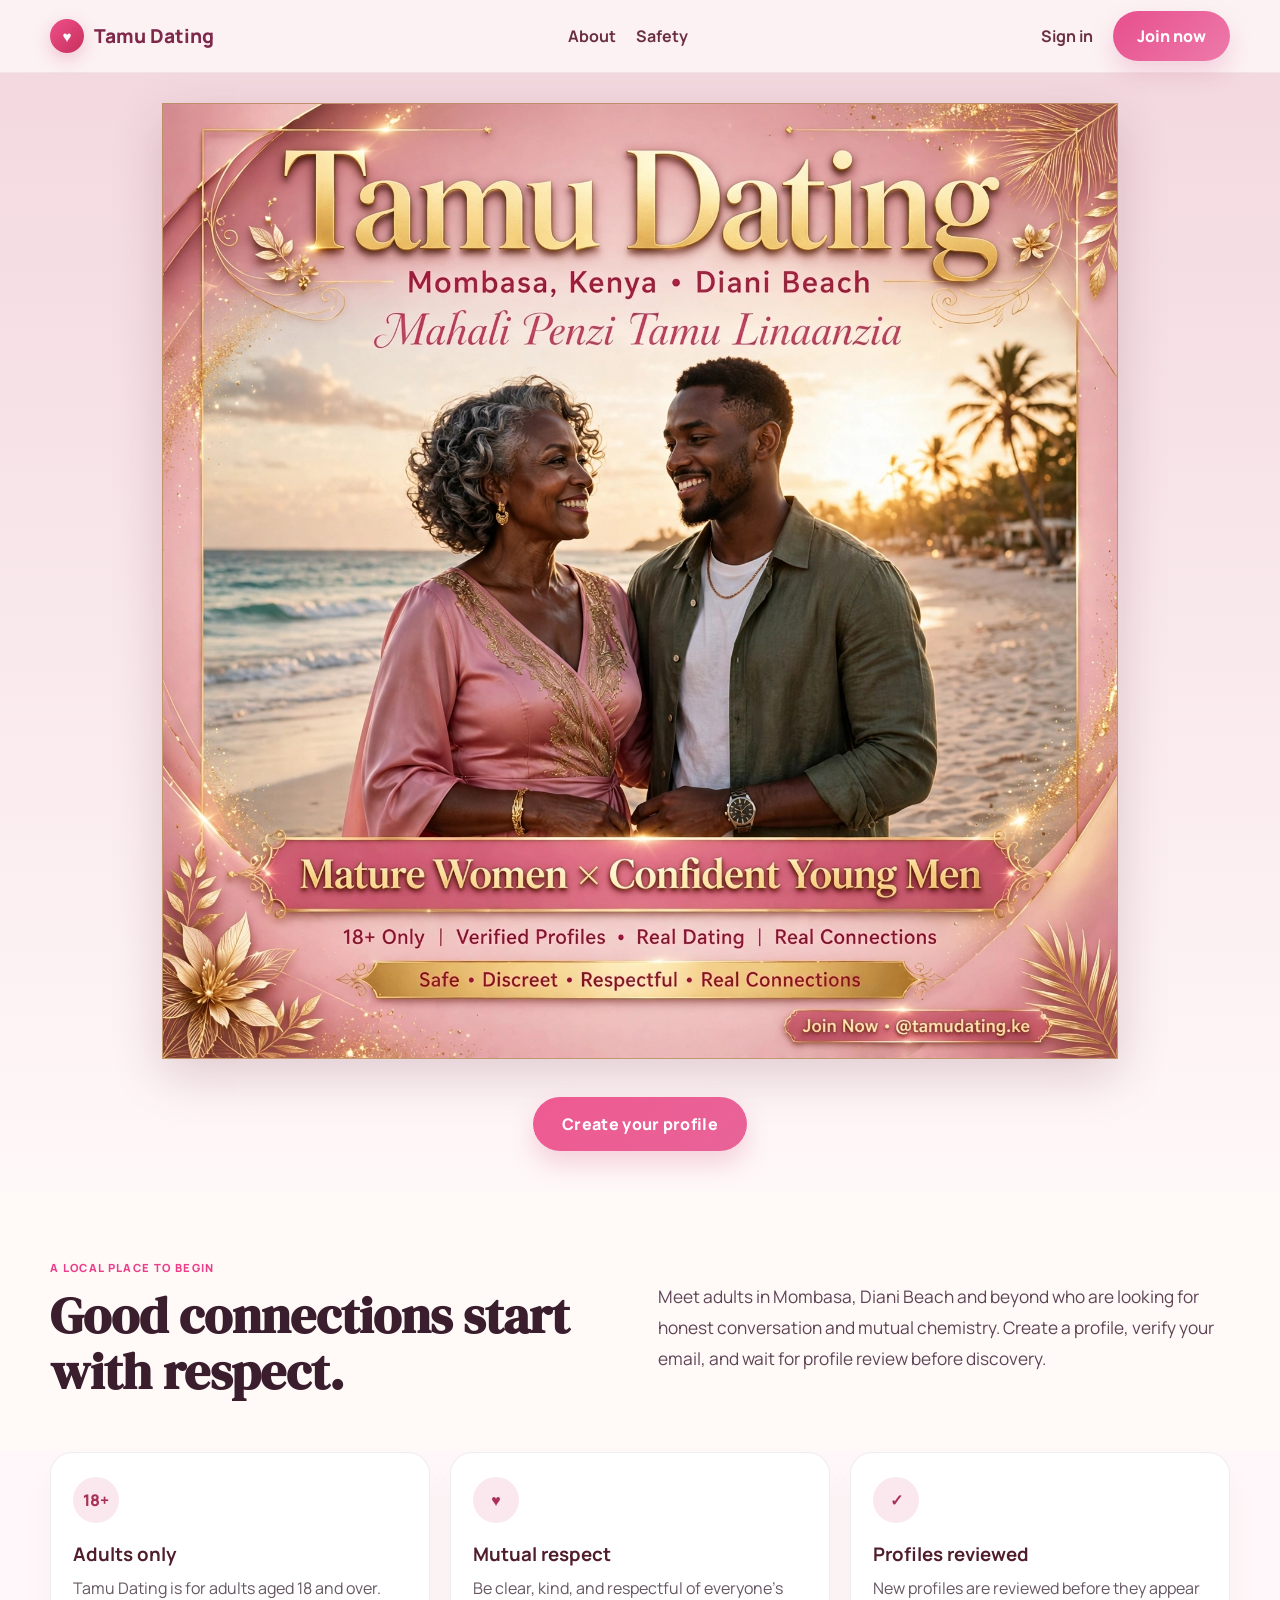
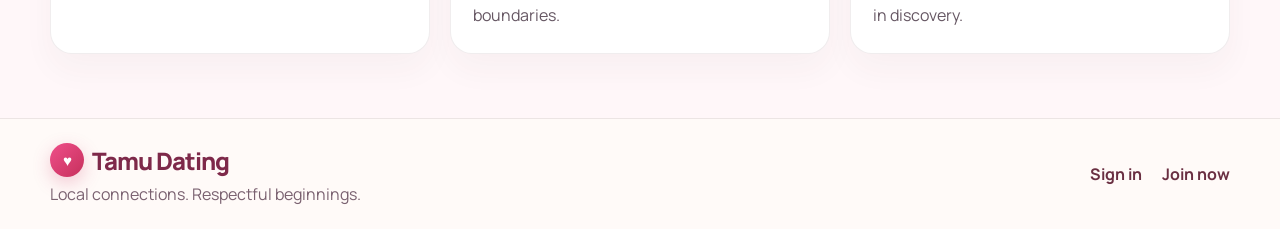
<file: index.html>
<!DOCTYPE html>
<html lang="en">
  <head>
    <meta charset="UTF-8" />
    <meta name="viewport" content="width=device-width, initial-scale=1.0" />
    <meta name="theme-color" content="#a52b55" />
    <title>Tamu Dating | Mombasa & Diani Beach</title>
    <meta name="description" content="Tamu Dating connects mature women and confident young men for respectful dating and real local connections in Kenya." />
    <link rel="preconnect" href="https://fonts.googleapis.com" />
    <link rel="preconnect" href="https://fonts.gstatic.com" crossorigin />
    <link href="https://fonts.googleapis.com/css2?family=DM+Serif+Display&family=Manrope:wght@400;500;600;700;800&display=swap" rel="stylesheet" />
    <link rel="stylesheet" href="styles.css?v=5" />
    <link rel="stylesheet" href="home-upload.css?v=5" />
    <link rel="stylesheet" href="homepage-image.css?v=3" />
  </head>
  <body class="home-page">
    <header class="topbar topbar-home">
      <div class="container nav">
        <a class="brand-group" href="https://tamudating.github.io/tamudating.com/" aria-label="Tamu Dating home"><span class="brand-mark">♥</span><span class="brand-text">Tamu Dating</span></a>
        <nav class="nav-links" aria-label="Main navigation"><a href="#about">About</a><a href="#safety">Safety</a></nav>
        <div class="nav-actions">
          <a class="link-btn" href="https://tamudating.github.io/tamudating.com/login.html">Sign in</a>
          <a class="primary-btn" href="https://tamudating.github.io/tamudating.com/signup.html">Join now</a>
        </div>
      </div>
    </header>

    <main class="main-homepage">
      <section class="poster-section" aria-label="Tamu Dating poster">
        <div class="poster-image-wrap">
          <img class="poster-image" src="https://tamudating.github.io/tamudating.com/ch.png.jpg" alt="Tamu Dating poster: a mature woman and young man together on a Diani Beach sunset, promoting respectful adult connections." />
        </div>
        <div class="poster-signup"><a class="poster-join" href="https://tamudating.github.io/tamudating.com/signup.html">Create your profile</a></div>
      </section>

      <section id="about" class="home-about"><div class="container home-about-inner">
        <div class="about-copy"><span class="eyebrow">A local place to begin</span><h2>Good connections start with respect.</h2></div>
        <p>Meet adults in Mombasa, Diani Beach and beyond who are looking for honest conversation and mutual chemistry. Create a profile, verify your email, and wait for profile review before discovery.</p>
      </div></section>

      <section id="safety" class="home-values-section alt-section"><div class="container home-values">
        <article><span class="value-icon">18+</span><h3>Adults only</h3><p>Tamu Dating is for adults aged 18 and over.</p></article>
        <article><span class="value-icon">♥</span><h3>Mutual respect</h3><p>Be clear, kind, and respectful of everyone’s boundaries.</p></article>
        <article><span class="value-icon">✓</span><h3>Profiles reviewed</h3><p>New profiles are reviewed before they appear in discovery.</p></article>
      </div></section>
    </main>

    <footer class="footer home-footer"><div class="container footer-inner">
      <div><div class="brand footer-brand"><span class="brand-mark">♥</span><span>Tamu Dating</span></div><p>Local connections. Respectful beginnings.</p></div>
      <div class="footer-actions"><a href="https://tamudating.github.io/tamudating.com/login.html">Sign in</a><a href="https://tamudating.github.io/tamudating.com/signup.html">Join now</a></div>
    </div></footer>
  </body>
</html>
</file>
<file: styles.css>
body {
  margin: 0;
  font-family: 'Manrope', sans-serif;
  color: #2b1d2d;
  background: linear-gradient(180deg, #fff7fb 0%, #fff 100%);
}

* {
  box-sizing: border-box;
}

a {
  color: inherit;
  text-decoration: none;
}

button,
input,
select,
textarea {
  font: inherit;
}

button {
  cursor: pointer;
}

img {
  display: block;
  max-width: 100%;
}

.container {
  width: min(1180px, calc(100% - 32px));
  margin: 0 auto;
}

.brand {
  display: inline-flex;
  align-items: center;
  gap: 10px;
  font-size: 1.5rem;
  font-weight: 800;
  letter-spacing: -0.04em;
}

.brand-mark {
  display: inline-grid;
  place-items: center;
  width: 32px;
  height: 32px;
  border-radius: 50%;
  background: linear-gradient(135deg, #ff9ac4, #eb3f8b);
  color: white;
  font-size: 1rem;
}

.eyebrow {
  display: inline-block;
  margin-bottom: 12px;
  font-size: 0.7rem;
  letter-spacing: 0.12em;
  text-transform: uppercase;
  font-weight: 800;
  color: #eb3f8b;
}

.primary-btn,
.secondary-btn,
.ghost-btn {
  padding: 0.95rem 1.5rem;
  border-radius: 999px;
  font-weight: 800;
  border: none;
}

.primary-btn {
  background: linear-gradient(135deg, #eb3f8b, #f56aa4);
  color: white;
  box-shadow: 0 14px 30px rgba(230, 82, 151, 0.28);
}

.secondary-btn {
  border: 1px solid rgba(61, 29, 56, 0.12);
  background: rgba(255, 255, 255, 0.7);
  color: #3d1d38;
}

.ghost-btn {
  background: #f7edf3;
  color: #3d1d38;
}

.small {
  padding: 0.7rem 1rem;
}

.full {
  width: 100%;
}

.auth-page {
  min-height: 100vh;
  display: grid;
  place-items: center;
  background: linear-gradient(135deg, #fff5fa 0%, #fff 100%);
}

.auth-shell {
  width: min(1100px, calc(100% - 30px));
  display: grid;
  grid-template-columns: 0.9fr 1.1fr;
  background: white;
  border-radius: 34px;
  box-shadow: 0 18px 48px rgba(107, 29, 72, 0.12);
  overflow: hidden;
}

.signup-shell {
  grid-template-columns: 1fr;
}

.auth-panel {
  padding: 42px;
}

.promo-panel {
  background: linear-gradient(180deg, #fef4f8 0%, #fff 100%);
  border-right: 1px solid rgba(61, 29, 56, 0.08);
}

.auth-brand {
  margin-bottom: 36px;
}

.promo-panel h1 {
  margin: 0;
  font-size: clamp(2.2rem, 3vw, 3.3rem);
  line-height: 1;
  letter-spacing: -0.05em;
}

.promo-panel p {
  color: #685b6d;
  font-size: 1.08rem;
  line-height: 1.75;
  margin-top: 18px;
}

.promo-panel ul {
  margin: 26px 0 0;
  padding-left: 18px;
  color: #3d1d38;
  font-weight: 700;
  line-height: 2;
}

.form-panel {
  display: flex;
  flex-direction: column;
  justify-content: center;
}

.auth-head h2 {
  margin: 0;
  font-size: clamp(2rem, 2.6vw, 2.8rem);
  letter-spacing: -0.05em;
}

.auth-form {
  display: grid;
  gap: 22px;
  margin-top: 20px;
}

.grid-form {
  grid-template-columns: repeat(2, minmax(0, 1fr));
}

label {
  display: grid;
  gap: 8px;
  color: #3d1d38;
  font-weight: 700;
}

input,
select,
textarea {
  width: 100%;
  background: #fff9fb;
  border: 1px solid rgba(61, 29, 56, 0.12);
  border-radius: 14px;
  min-height: 52px;
  padding: 0.9rem 1rem;
  color: #2b1d2d;
}

textarea {
  resize: vertical;
  min-height: 120px;
}

.full-width {
  grid-column: 1 / -1;
}

.auth-helper {
  margin: 0;
  text-align: center;
  color: #685b6d;
  font-weight: 700;
}

.auth-helper a {
  color: #eb3f8b;
}

.form-note {
  color: #685b6d;
  font-size: 0.9rem;
  line-height: 1.6;
}

.dashboard-body {
  min-height: 100vh;
  background: #fff8fb;
}

.dashboard-shell {
  display: grid;
  grid-template-columns: 260px 1fr;
  min-height: 100vh;
}

.sidebar {
  background: #fff;
  border-right: 1px solid rgba(61, 29, 56, 0.08);
  padding: 24px 16px;
}

.sidebar-brand {
  margin: 12px 10px 28px;
}

.sidebar-nav {
  display: grid;
  gap: 10px;
}

.sidebar-nav a {
  padding: 12px 14px;
  border-radius: 14px;
  color: #5a4055;
  font-weight: 700;
}

.sidebar-nav a.active,
.sidebar-nav a:hover {
  background: #fff1f7;
  color: #3d1d38;
}

.dashboard-main {
  padding: 28px;
}

.dashboard-topbar {
  display: flex;
  align-items: center;
  justify-content: space-between;
  gap: 18px;
  margin-bottom: 26px;
}

.dashboard-topbar h1 {
  margin: 0;
  font-size: clamp(2rem, 2.8vw, 2.6rem);
  letter-spacing: -0.05em;
}

.profile-chip {
  display: inline-flex;
  align-items: center;
  gap: 10px;
  padding: 0.7rem 1rem;
  background: #fff;
  border: 1px solid rgba(61, 29, 56, 0.08);
  border-radius: 999px;
  font-weight: 700;
}

.status-dot {
  width: 10px;
  height: 10px;
  border-radius: 50%;
  background: #f2af3b;
  display: inline-block;
}

.panel-section {
  background: white;
  border: 1px solid rgba(61, 29, 56, 0.08);
  box-shadow: 0 14px 32px rgba(107, 29, 72, 0.05);
  border-radius: 28px;
  padding: 22px;
  margin-bottom: 22px;
}

.section-heading-row {
  display: flex;
  justify-content: space-between;
  align-items: center;
  gap: 12px;
  margin-bottom: 20px;
}

.section-heading-row h2 {
  margin: 0;
  font-size: 1.5rem;
}

.profile-grid {
  display: grid;
  grid-template-columns: repeat(auto-fit, minmax(230px, 1fr));
  gap: 18px;
}

.profile-card {
  background: #fff8fb;
  border-radius: 20px;
  overflow: hidden;
  border: 1px solid rgba(61, 29, 56, 0.08);
}

.profile-card img {
  width: 100%;
  height: 250px;
  object-fit: cover;
}

.profile-body {
  padding: 16px;
}

.profile-header {
  display: flex;
  justify-content: space-between;
  align-items: center;
  gap: 8px;
  margin-bottom: 6px;
}

.profile-header h3 {
  margin: 0;
  font-size: 1.2rem;
}

.meta {
  color: #685b6d;
  font-weight: 700;
  margin: 0 0 10px;
}

.profile-body p {
  color: #685b6d;
  line-height: 1.6;
}

.verified-pill {
  background: #eafaf3;
  color: #2d915f;
  padding: 0.3rem 0.66rem;
  border-radius: 999px;
  font-size: 0.72rem;
  font-weight: 800;
}

.chips {
  display: flex;
  flex-wrap: wrap;
  gap: 8px;
  margin: 16px 0;
}

.chips span {
  background: #fff1f7;
  color: #3d1d38;
  border-radius: 999px;
  padding: 0.42rem 0.7rem;
  font-size: 0.76rem;
  font-weight: 700;
}

.matches-list {
  display: grid;
  gap: 14px;
}

.match-item {
  display: flex;
  align-items: center;
  gap: 12px;
  padding: 12px 14px;
  border-radius: 16px;
  background: #fff9fb;
  border: 1px solid rgba(61, 29, 56, 0.08);
}

.match-avatar {
  width: 44px;
  height: 44px;
  border-radius: 50%;
  background: linear-gradient(135deg, #ffd5e8, #beafc9);
}

.match-avatar.small {
  width: 34px;
  height: 34px;
}

.match-copy {
  flex: 1;
  display: grid;
  gap: 4px;
}

.match-copy small {
  color: #685b6d;
}

.inbox-layout {
  display: grid;
  grid-template-columns: 250px 1fr;
  gap: 18px;
}

.chat-list {
  display: grid;
  gap: 12px;
}

.chat-item {
  width: 100%;
  display: flex;
  align-items: center;
  gap: 12px;
  padding: 12px;
  border-radius: 14px;
  border: 1px solid rgba(61, 29, 56, 0.08);
  background: #fff9fb;
  text-align: left;
}

.chat-box {
  min-height: 220px;
  border: 1px solid rgba(61, 29, 56, 0.08);
  background: #fffafc;
  border-radius: 18px;
  padding: 18px;
  display: flex;
  flex-direction: column;
  gap: 12px;
}

.empty-chat {
  display: grid;
  place-items: center;
  height: 100%;
  color: #685b6d;
  font-weight: 700;
}

.message {
  max-width: 70%;
  padding: 0.8rem 1rem;
  border-radius: 16px;
  line-height: 1.5;
}

.message.mine {
  background: linear-gradient(135deg, #eb3f8b, #f56aa4);
  color: white;
  align-self: flex-end;
}

.message.theirs {
  background: #f5ecf2;
  color: #2b1d2d;
  align-self: flex-start;
}

.profile-summary-card {
  display: grid;
  grid-template-columns: 220px 1fr;
  gap: 20px;
  align-items: center;
}

.profile-summary-image img {
  width: 100%;
  height: 220px;
  border-radius: 18px;
  object-fit: cover;
}

.payment-card {
  background: #fffafc;
  border: 1px solid rgba(61, 29, 56, 0.08);
  border-radius: 22px;
  padding: 24px;
}

.payment-card h3 {
  margin-top: 0;
}

.payment-form {
  display: grid;
  grid-template-columns: repeat(2, minmax(0, 1fr));
  gap: 18px;
  margin-top: 20px;
}

.admin-wrapper {
  padding: 32px 0 60px;
}

.admin-header {
  display: flex;
  justify-content: space-between;
  align-items: center;
  margin-bottom: 20px;
}

.admin-panel {
  background: white;
  border-radius: 26px;
  border: 1px solid rgba(61, 29, 56, 0.08);
  box-shadow: 0 14px 32px rgba(107, 29, 72, 0.05);
  padding: 22px;
}

.admin-table {
  overflow-x: auto;
}

.admin-table-inner {
  width: 100%;
  border-collapse: collapse;
}

.admin-table-inner th,
.admin-table-inner td {
  text-align: left;
  padding: 14px 12px;
  border-bottom: 1px solid rgba(61, 29, 56, 0.08);
}

.status-badge {
  display: inline-flex;
  justify-content: center;
  padding: 0.42rem 0.7rem;
  border-radius: 999px;
  font-size: 0.75rem;
  font-weight: 800;
  text-transform: uppercase;
}

.status-badge.pending {
  background: #fff4d8;
  color: #8a5b00;
}

.status-badge.approved {
  background: #eafaf3;
  color: #2d915f;
}

.admin-dot {
  background: #2d915f;
}

@media (max-width: 900px) {
  .auth-shell,
  .dashboard-shell,
  .grid-form,
  .payment-form,
  .inbox-layout,
  .profile-summary-card {
    grid-template-columns: 1fr;
  }

  .promo-panel {
    border-right: none;
    border-bottom: 1px solid rgba(61, 29, 56, 0.08);
  }

  .sidebar {
    padding: 18px 12px;
  }

  .dashboard-main {
    padding: 20px 16px 30px;
  }
}

@media (max-width: 560px) {
  .auth-panel {
    padding: 24px 18px;
  }

  .dashboard-topbar,
  .section-heading-row,
  .admin-header,
  .footer-inner {
    flex-direction: column;
    align-items: flex-start;
  }
}
</file>
<file: home-upload.css>
:root {
  --rose-1: #f9dfe6;
  --rose-2: #f7d4dc;
  --rose-3: #efd5de;
  --gold-1: #e5c88c;
  --gold-2: #c8913c;
  --rose-deep: #a62d53;
  --brown-1: #7e401e;
  --brown-2: #56311f;
  --text-dark: #2c1b2e;
  --white-soft: #fffaf5;
}

body.home-page {
  margin: 0;
  color: var(--text-dark);
  background: linear-gradient(180deg, #f5dfe5 0%, #fef4f4 100%);
  font-family: 'Manrope', sans-serif;
}

.topbar-home {
  background: rgba(255, 249, 250, 0.7);
  backdrop-filter: blur(10px);
  border-bottom: 1px solid rgba(108, 62, 68, 0.08);
}

.topbar-home .nav {
  min-height: 72px;
  display: flex;
  align-items: center;
  justify-content: space-between;
  gap: 18px;
}

.brand-group {
  display: inline-flex;
  align-items: center;
  gap: 10px;
  color: #7e294a;
  font-weight: 800;
  font-size: 1.2rem;
}

.brand-mark {
  display: inline-grid;
  place-items: center;
  width: 34px;
  height: 34px;
  border-radius: 50%;
  background: linear-gradient(135deg, #ef4f8a, #c6305c);
  color: white;
  font-size: 0.95rem;
  box-shadow: 0 6px 18px rgba(202, 56, 102, 0.25);
}

.nav-links,
.nav-actions,
.footer-actions {
  display: flex;
  align-items: center;
  gap: 20px;
}

.nav-links a,
.footer-actions a,
.link-btn {
  color: #6a2f42;
  text-decoration: none;
  font-weight: 700;
}

.home-page .primary-btn {
  display: inline-flex;
  align-items: center;
  justify-content: center;
  padding: 0.9rem 1.5rem;
  border-radius: 999px;
  background: linear-gradient(135deg, #e74f8c, #ed7aaa);
  color: white;
  border: none;
  font-weight: 800;
  box-shadow: 0 12px 24px rgba(206, 84, 135, 0.22);
  text-decoration: none;
}

.main-homepage {
  overflow: hidden;
}

.poster-section {
  padding: 24px 0 34px;
  background: linear-gradient(180deg, #f5dfe5 0%, #f5dfe5 100%);
}

.poster-shell {
  position: relative;
  width: min(1180px, calc(100% - 30px));
  margin: 0 auto;
  padding: clamp(18px, 4vw, 52px) clamp(16px, 3vw, 32px) 28px;
  border: 3px solid rgba(164, 103, 42, 0.9);
  border-radius: 18px;
  background: linear-gradient(180deg, rgba(255, 248, 244, 0.14), rgba(255, 255, 255, 0.06));
  box-shadow: inset 0 0 0 10px rgba(190, 133, 55, 0.22);
  text-align: center;
  background: linear-gradient(180deg, rgba(255, 235, 240, 0.55), rgba(255, 222, 228, 0.4));
}

.poster-shell::before,
.poster-shell::after {
  content: "";
  position: absolute;
  inset: 14px;
  border: 2px solid rgba(168, 118, 64, 0.5);
  border-radius: 14px;
  pointer-events: none;
}

.poster-shell::after {
  inset: 28px 24px;
  border-color: rgba(168, 118, 64, 0.2);
}

.poster-title-wrap {
  position: relative;
  z-index: 1;
}

.poster-gold-title {
  font-family: 'DM Serif Display', Georgia, serif;
  font-weight: 400;
  font-size: clamp(4rem, 9vw, 10rem);
  line-height: 0.95;
  letter-spacing: -0.04em;
  color: #a5682b;
  text-shadow: 0 2px 0 #efdca2, 0 10px 24px rgba(127, 78, 30, 0.14);
}

.poster-script {
  margin-top: 12px;
  font-size: clamp(1.35rem, 2vw, 2.8rem);
  font-family: Georgia, serif;
  font-style: italic;
  color: #a63a66;
  font-weight: 700;
}

.poster-couple-photo {
  position: relative;
  z-index: 1;
  width: min(92%, 820px);
  height: clamp(330px, 49vw, 630px);
  margin: 26px auto 0;
  border: 8px solid rgba(255, 249, 242, 0.98);
  border-radius: 10px;
  box-shadow: 0 16px 34px rgba(69, 42, 52, 0.18);
  background:
    linear-gradient(180deg, rgba(255, 240, 200, 0.12), rgba(0, 0, 0, 0.06)),
    url('https://images.unsplash.com/photo-1516589178581-6cd7833ae3b2?auto=format&fit=crop&w=1400&q=85') center/cover no-repeat;
}

.poster-lower-banner {
  position: relative;
  z-index: 1;
  margin: 28px auto 12px;
  width: min(100%, 900px);
  padding: 0.95rem 1.6rem;
  border-radius: 10px;
  background: linear-gradient(90deg, rgba(211, 129, 89, 0.2), rgba(219, 88, 121, 0.3), rgba(200, 117, 77, 0.2));
  border: 1px solid rgba(126, 60, 48, 0.25);
  color: #fffaf0;
  font-size: clamp(1.6rem, 3vw, 3rem);
  font-weight: 800;
  line-height: 1.2;
  letter-spacing: -0.04em;
  text-shadow: 0 2px 8px rgba(92, 54, 36, 0.3);
}

.poster-meta-row {
  position: relative;
  z-index: 1;
  display: flex;
  justify-content: center;
  flex-wrap: wrap;
  gap: 14px 28px;
  padding: 18px 24px 8px;
  font-size: clamp(0.8rem, 1.2vw, 1.2rem);
  font-weight: 800;
  color: #7a2d48;
}

.poster-bottom-line {
  position: relative;
  z-index: 1;
  margin-top: 8px;
  font-size: clamp(1rem, 1.8vw, 1.65rem);
  color: #7a2d48;
  font-weight: 800;
}

.poster-join {
  position: relative;
  z-index: 1;
  display: inline-flex;
  margin-top: 18px;
  padding: 1rem 1.8rem;
  border-radius: 999px;
  background: linear-gradient(135deg, #ee5a91, #e86398);
  color: white;
  text-decoration: none;
  font-weight: 800;
  letter-spacing: 0.02em;
  box-shadow: 0 12px 26px rgba(209, 85, 132, 0.24);
}

.home-about {
  background: #fffaf8;
  padding: 62px 0 52px;
}

.home-about-inner {
  display: grid;
  grid-template-columns: 1fr 1fr;
  gap: 36px;
  align-items: center;
}

.home-about h2 {
  margin: 0;
  font-family: 'DM Serif Display', Georgia, serif;
  font-size: clamp(2.2rem, 4vw, 3.4rem);
  color: #3b1e2d;
  line-height: 1.1;
}

.home-about p {
  margin: 0;
  color: #5e4455;
  font-size: 1.08rem;
  line-height: 1.8;
}

.home-values-section {
  background: #fff7f9;
  padding: 0 0 64px;
}

.home-values {
  display: grid;
  grid-template-columns: repeat(3, minmax(0, 1fr));
  gap: 20px;
}

.home-values article {
  background: white;
  border: 1px solid rgba(66, 33, 44, 0.08);
  border-radius: 22px;
  padding: 24px 22px;
  box-shadow: 0 16px 32px rgba(84, 42, 56, 0.04);
}

.home-values h3 {
  margin: 18px 0 8px;
  color: #4f1d2c;
}

.home-values p {
  margin: 0;
  color: #665763;
  line-height: 1.7;
}

.value-icon {
  display: inline-grid;
  place-items: center;
  width: 46px;
  height: 46px;
  border-radius: 50%;
  background: #fbe8ef;
  color: #aa3158;
  font-weight: 800;
}

.home-footer {
  background: #fffaf8;
  border-top: 1px solid rgba(70, 42, 48, 0.1);
}

.footer-inner {
  display: flex;
  align-items: center;
  justify-content: space-between;
  gap: 18px;
  padding: 24px 0;
}

.footer-brand {
  display: inline-flex;
  align-items: center;
  gap: 8px;
  font-weight: 800;
  color: #7e294a;
}

.footer-inner p {
  margin: 6px 0 0;
  color: #7a6170;
}

@media (max-width: 900px) {
  .home-about-inner,
  .home-values {
    grid-template-columns: 1fr;
  }
}

@media (max-width: 720px) {
  .topbar-home .nav,
  .footer-inner {
    flex-wrap: wrap;
  }

  .nav-links,
  .nav-actions,
  .footer-actions {
    gap: 10px 16px;
    flex-wrap: wrap;
  }

  .poster-lower-banner {
    font-size: clamp(1.4rem, 7vw, 2.3rem);
  }

  .poster-meta-row {
    gap: 10px 18px;
  }
}

@media (max-width: 440px) {
  .poster-couple-photo {
    width: 100%;
    height: 290px;
  }

  .poster-gold-title {
    font-size: 3.3rem;
  }
}
</file>
<file: homepage-image.css>
/* Display the exact complete poster image uploaded to the repository as ch.png.jpg. */
.poster-section {
  padding: clamp(12px, 2.5vw, 30px) 0 34px;
  background: linear-gradient(180deg, #f3d9df 0%, #fff8f8 100%);
}
.poster-image-wrap {
  width: min(100%, 980px);
  margin: 0 auto;
  padding: 0 12px;
}
.poster-image {
  display: block;
  width: 100%;
  height: auto;
  border: 1px solid rgba(164, 103, 42, .65);
  box-shadow: 0 16px 48px rgba(104, 35, 62, .2);
}
.poster-signup {
  display: flex;
  justify-content: center;
  padding: 20px 16px 8px;
}
</file>
